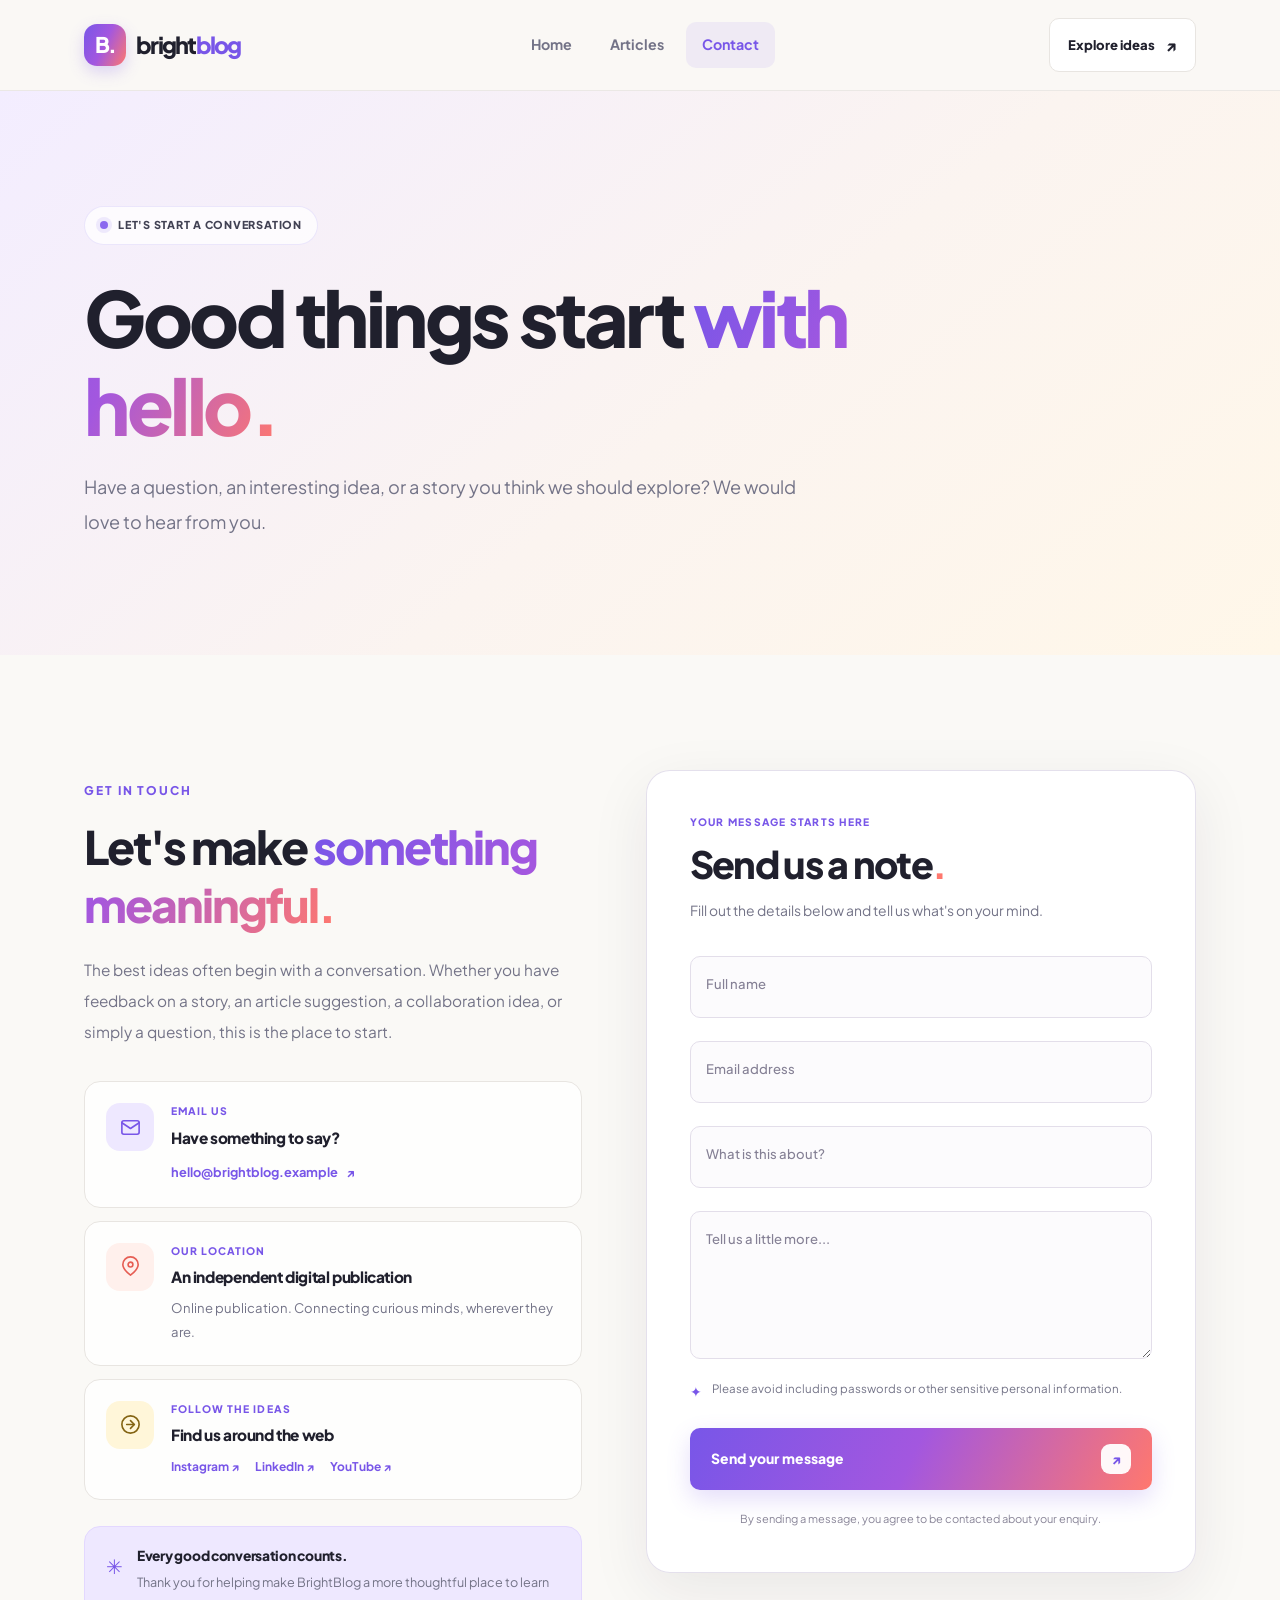
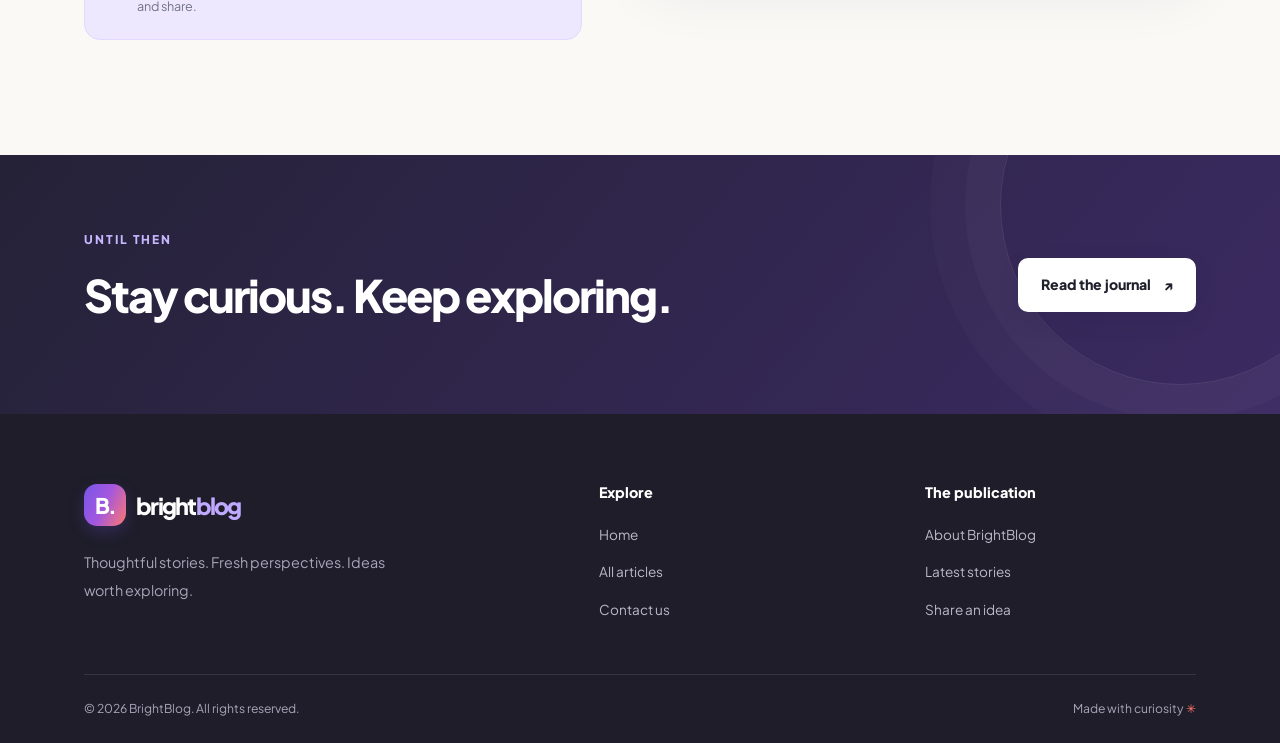
<file: contact.html>
<!DOCTYPE html>
<html lang="en">
<head>
    <meta charset="UTF-8">
    <meta name="viewport" content="width=device-width, initial-scale=1.0">

    <meta name="description"
          content="Contact BrightBlog with questions, feedback, collaborations, or suggestions for future articles.">

    <meta name="theme-color" content="#faf9f6">

    <title>Contact Us — BrightBlog</title>

    <link rel="preconnect" href="https://fonts.googleapis.com">
    <link rel="preconnect" href="https://fonts.gstatic.com" crossorigin>
    <link href="https://fonts.googleapis.com/css2?family=Plus+Jakarta+Sans:wght@400;500;600;700;800&display=swap"
          rel="stylesheet">

    <link rel="stylesheet" href="styles.css">
</head>

<body>

    <!-- Shared header -->
    <header class="site-header">
        <div class="container navbar">

            <a href="index.html" class="logo" aria-label="BrightBlog home">
                <span class="logo-mark">B.</span>
                <span>bright<span class="logo-light">blog</span></span>
            </a>

            <nav class="nav-links" aria-label="Main navigation">
                <a href="index.html" class="nav-link">Home</a>
                <a href="blog.html" class="nav-link">Articles</a>

                <a href="contact.html"
                   class="nav-link active"
                   aria-current="page">Contact</a>
            </nav>

            <a href="blog.html" class="header-cta">
                Explore ideas <span aria-hidden="true">↗</span>
            </a>

        </div>
    </header>


    <main>

        <!-- Contact page introduction -->
        <section class="contact-hero section-padding">
            <div class="container">

                <div class="update-badge">
                    <span class="status-dot"></span>
                    <span>LET'S START A CONVERSATION</span>
                </div>

                <h1 class="page-title">
                    Good things start
                    <span class="gradient-text">with hello.</span>
                </h1>

                <p class="page-description">
                    Have a question, an interesting idea, or a story
                    you think we should explore? We would love to
                    hear from you.
                </p>

            </div>
        </section>


        <!-- Premium two-column contact layout -->
        <section class="contact-section section-padding">
            <div class="container contact-layout">


                <!-- ======================================
                     LEFT COLUMN: CONTACT INFORMATION
                     ====================================== -->
                <div class="contact-info">

                    <p class="section-eyebrow">GET IN TOUCH</p>

                    <h2 class="contact-heading">
                        Let's make
                        <span class="gradient-text">something meaningful.</span>
                    </h2>

                    <p class="contact-intro">
                        The best ideas often begin with a conversation.
                        Whether you have feedback on a story, an
                        article suggestion, a collaboration idea, or
                        simply a question, this is the place to start.
                    </p>

                    <div class="contact-info-list">

                        <!-- Email contact card -->
                        <article class="contact-info-card">

                            <div class="contact-card-icon icon-purple"
                                 aria-hidden="true">
                                <svg viewBox="0 0 24 24"
                                     fill="none"
                                     stroke="currentColor"
                                     stroke-width="1.7"
                                     stroke-linecap="round"
                                     stroke-linejoin="round"
                                     aria-hidden="true">
                                    <rect x="3" y="5" width="18" height="14" rx="2"></rect>
                                    <path d="m3 7 9 6 9-6"></path>
                                </svg>
                            </div>

                            <div class="contact-card-body">
                                <p class="contact-card-label">EMAIL US</p>
                                <h3>Have something to say?</h3>

                                <a href="mailto:hello@brightblog.example"
                                   class="animated-underline">
                                    hello@brightblog.example
                                    <span aria-hidden="true">↗</span>
                                </a>
                            </div>

                        </article>


                        <!-- Location / availability card -->
                        <article class="contact-info-card">

                            <div class="contact-card-icon icon-coral"
                                 aria-hidden="true">
                                <svg viewBox="0 0 24 24"
                                     fill="none"
                                     stroke="currentColor"
                                     stroke-width="1.7"
                                     stroke-linecap="round"
                                     stroke-linejoin="round"
                                     aria-hidden="true">
                                    <path d="M20 10c0 5-8 11-8 11S4 15 4 10a8 8 0 1 1 16 0Z"></path>
                                    <circle cx="12" cy="10" r="2.5"></circle>
                                </svg>
                            </div>

                            <div class="contact-card-body">
                                <p class="contact-card-label">OUR LOCATION</p>
                                <h3>An independent digital publication</h3>
                                <p class="contact-card-description">
                                    Online publication. Connecting curious
                                    minds, wherever they are.
                                </p>
                            </div>

                        </article>


                        <!-- Social media card -->
                        <article class="contact-info-card">

                            <div class="contact-card-icon icon-yellow"
                                 aria-hidden="true">
                                <svg viewBox="0 0 24 24"
                                     fill="none"
                                     stroke="currentColor"
                                     stroke-width="1.7"
                                     stroke-linecap="round"
                                     stroke-linejoin="round"
                                     aria-hidden="true">
                                    <circle cx="12" cy="12" r="9"></circle>
                                    <path d="M8 12h8"></path>
                                    <path d="m12 8 4 4-4 4"></path>
                                </svg>
                            </div>

                            <div class="contact-card-body">
                                <p class="contact-card-label">FOLLOW THE IDEAS</p>
                                <h3>Find us around the web</h3>

                                <div class="social-links">
                                    <a href="https://www.instagram.com/"
                                       target="_blank"
                                       rel="noopener noreferrer"
                                       class="animated-underline">Instagram ↗</a>

                                    <a href="https://www.linkedin.com/"
                                       target="_blank"
                                       rel="noopener noreferrer"
                                       class="animated-underline">LinkedIn ↗</a>

                                    <a href="https://www.youtube.com/"
                                       target="_blank"
                                       rel="noopener noreferrer"
                                       class="animated-underline">YouTube ↗</a>
                                </div>
                            </div>

                        </article>

                    </div>


                    <!-- Friendly response note -->
                    <div class="response-note">
                        <span class="response-note-icon" aria-hidden="true">✳</span>

                        <div>
                            <h3>Every good conversation counts.</h3>
                            <p>
                                Thank you for helping make BrightBlog
                                a more thoughtful place to learn and share.
                            </p>
                        </div>
                    </div>

                </div>


                <!-- ======================================
                     RIGHT COLUMN: CONTACT FORM
                     ====================================== -->
                <div class="contact-form-card">

                    <div class="form-card-heading">
                        <span class="form-card-kicker">YOUR MESSAGE STARTS HERE</span>

                        <h2>Send us a note<span class="heading-period">.</span></h2>

                        <p>
                            Fill out the details below and tell us
                            what's on your mind.
                        </p>
                    </div>


                    <!-- Front-end form demonstration.
                         Connect a backend or form service to receive submissions. -->
                    <form class="contact-form"
                          action="#"
                          method="post">

                        <div class="floating-field">
                            <input
                                type="text"
                                id="full-name"
                                name="name"
                                placeholder=" "
                                autocomplete="name"
                                required>

                            <label for="full-name">Full name</label>
                        </div>


                        <div class="floating-field">
                            <input
                                type="email"
                                id="email-address"
                                name="email"
                                placeholder=" "
                                autocomplete="email"
                                required>

                            <label for="email-address">Email address</label>
                        </div>


                        <div class="floating-field">
                            <input
                                type="text"
                                id="message-subject"
                                name="subject"
                                placeholder=" "
                                required>

                            <label for="message-subject">What is this about?</label>
                        </div>


                        <div class="floating-field floating-textarea">
                            <textarea
                                id="message"
                                name="message"
                                placeholder=" "
                                rows="5"
                                required></textarea>

                            <label for="message">Tell us a little more...</label>
                        </div>


                        <div class="form-privacy-note">
                            <span aria-hidden="true">✦</span>
                            <p>
                                Please avoid including passwords or
                                other sensitive personal information.
                            </p>
                        </div>


                        <button type="submit" class="btn btn-submit">
                            <span>Send your message</span>
                            <span class="submit-arrow" aria-hidden="true">↗</span>
                        </button>


                        <p class="form-footer-note">
                            By sending a message, you agree to be contacted
                            about your enquiry.
                        </p>

                    </form>

                </div>

            </div>
        </section>


        <!-- Bottom contact banner -->
        <section class="contact-bottom">
            <div class="container contact-bottom-content">

                <div>
                    <p class="section-eyebrow">UNTIL THEN</p>
                    <h2>Stay curious. Keep exploring.</h2>
                </div>

                <a href="blog.html" class="btn btn-light">
                    Read the journal <span aria-hidden="true">↗</span>
                </a>

            </div>
        </section>

    </main>


    <!-- Shared footer -->
    <footer class="site-footer">
        <div class="container">

            <div class="footer-main">

                <div class="footer-brand">
                    <a href="index.html" class="logo logo-footer">
                        <span class="logo-mark">B.</span>
                        <span>bright<span class="logo-light">blog</span></span>
                    </a>

                    <p>
                        Thoughtful stories. Fresh perspectives.
                        Ideas worth exploring.
                    </p>
                </div>

                <div class="footer-column">
                    <h2>Explore</h2>
                    <a href="index.html">Home</a>
                    <a href="blog.html">All articles</a>
                    <a href="contact.html">Contact us</a>
                </div>

                <div class="footer-column">
                    <h2>The publication</h2>
                    <a href="index.html#about">About BrightBlog</a>
                    <a href="blog.html">Latest stories</a>
                    <a href="contact.html">Share an idea</a>
                </div>

            </div>

            <div class="footer-bottom">
                <p>&copy; 2026 BrightBlog. All rights reserved.</p>
                <p>Made with curiosity <span aria-hidden="true">✳</span></p>
            </div>

        </div>
    </footer>

</body>
</html>
</file>
<file: styles.css>
/* ============================================================
   BRIGHTBLOG — PREMIUM EDITORIAL DESIGN SYSTEM
   Pure CSS | One shared stylesheet | Responsive layouts
   ============================================================ */


/* ============================================================
   01. DESIGN TOKENS
   Edit these variables to customize the entire website.
   ============================================================ */

:root {
    /* Brand palette */
    --color-ink: #20202d;
    --color-ink-soft: #414153;
    --color-muted: #737387;

    --color-white: #ffffff;
    --color-paper: #faf9f6;
    --color-surface: #f2f0ed;
    --color-border: #e8e5e1;

    --color-purple: #7856e8;
    --color-purple-dark: #603bd1;
    --color-purple-light: #eee8ff;

    --color-coral: #ff786e;
    --color-coral-light: #fff0ec;

    --color-yellow: #f4c95d;

    /* Gradient accents */
    --gradient-brand: linear-gradient(
        115deg,
        #7856e8 0%,
        #a357df 48%,
        #ff786e 100%
    );

    --gradient-hero: linear-gradient(
        140deg,
        #f3edff 0%,
        #fbf4f0 55%,
        #fff7e9 100%
    );

    --gradient-dark: linear-gradient(
        130deg,
        #252237 0%,
        #3b2a62 100%
    );

    /* Typography */
    --font-main: "Plus Jakarta Sans", Arial, sans-serif;

    --text-xs: 0.75rem;
    --text-sm: 0.875rem;
    --text-base: 1rem;
    --text-lg: 1.125rem;

    /* Layout */
    --container-width: 1200px;
    --page-gutter: clamp(20px, 5vw, 44px);

    /* Rounded corners */
    --radius-sm: 10px;
    --radius-md: 16px;
    --radius-lg: 24px;
    --radius-xl: 32px;

    /* Shadows */
    --shadow-soft: 0 8px 30px rgba(32, 32, 45, 0.05);

    --shadow-card: 0 12px 36px rgba(32, 32, 45, 0.07);

    --shadow-card-hover: 0 20px 48px rgba(55, 38, 91, 0.13);

    --shadow-focus: 0 0 0 4px rgba(120, 86, 232, 0.13);

    /* Motion */
    --transition-fast: 180ms ease;
    --transition-medium: 300ms ease;
}


/* ============================================================
   02. RESET AND GLOBAL STYLES
   Consistent box sizing and protection against overflow.
   ============================================================ */

*,
*::before,
*::after {
    box-sizing: border-box;
}

html {
    scroll-behavior: smooth;
    scroll-padding-top: 100px;
}

body {
    margin: 0;
    min-height: 100vh;

    font-family: var(--font-main);
    font-size: var(--text-base);
    font-weight: 400;
    line-height: 1.8;

    color: var(--color-ink-soft);
    background: var(--color-paper);

    -webkit-font-smoothing: antialiased;
    text-rendering: optimizeLegibility;

    overflow-wrap: anywhere;

    /* Guard against accidental viewport overflow */
    overflow-x: hidden;
}

img,
svg {
    display: block;
    max-width: 100%;
}

img {
    height: auto;
}

a {
    color: inherit;
    text-decoration: none;
}

button,
input,
textarea {
    font: inherit;
}

button,
a,
input,
textarea {
    -webkit-tap-highlight-color: transparent;
}

button {
    cursor: pointer;
}

h1,
h2,
h3,
p {
    margin-top: 0;
}

h1,
h2,
h3 {
    color: var(--color-ink);
    font-weight: 800;
    line-height: 1.2;
    letter-spacing: -0.045em;
}

h1 {
    font-size: clamp(2.6rem, 5.5vw, 5rem);
}

h2 {
    font-size: clamp(1.75rem, 3vw, 2.7rem);
}

h3 {
    font-size: 1.15rem;
}

p {
    overflow-wrap: anywhere;
}

::selection {
    color: var(--color-ink);
    background: #e5dbff;
}

/* Accessible keyboard focus */
a:focus-visible,
button:focus-visible,
input:focus-visible,
textarea:focus-visible {
    outline: 3px solid var(--color-purple);
    outline-offset: 4px;
}


/* ============================================================
   03. REUSABLE LAYOUT UTILITIES
   Shared container and section spacing.
   ============================================================ */

.container {
    width: 100%;
    max-width: var(--container-width);
    min-width: 0;
    margin-inline: auto;
    padding-inline: var(--page-gutter);
}

.section-padding {
    padding-block: clamp(76px, 9vw, 124px);
}

.muted-heading {
    color: var(--color-muted);
}

.gradient-text {
    display: inline;
    color: var(--color-purple);
    background: var(--gradient-brand);
    background-clip: text;
    -webkit-background-clip: text;
    -webkit-text-fill-color: transparent;
}

.heading-period {
    color: var(--color-coral);
}

.section-eyebrow {
    margin-bottom: 18px;

    color: var(--color-purple);
    font-size: var(--text-xs);
    font-weight: 800;

    line-height: 1.5;
    letter-spacing: 0.16em;
    text-transform: uppercase;
}

.section-intro {
    max-width: 740px;
    margin-bottom: 0;

    color: var(--color-muted);
    font-size: clamp(1rem, 1.5vw, 1.1rem);
    line-height: 1.95;
}


/* ============================================================
   04. SHARED HEADER
   Logo, primary navigation, and call-to-action link.
   ============================================================ */

.site-header {
    position: relative;
    z-index: 10;

    background: rgba(250, 249, 246, 0.92);
    border-bottom: 1px solid rgba(232, 229, 225, 0.8);
}

.navbar {
    min-height: 90px;

    display: flex;
    justify-content: space-between;
    align-items: center;
    gap: 28px;
}

.logo {
    display: inline-flex;
    align-items: center;
    gap: 10px;

    flex-shrink: 0;

    color: var(--color-ink);
    font-size: 1.45rem;
    font-weight: 800;
    line-height: 1;

    letter-spacing: -0.075em;
}

.logo-mark {
    width: 42px;
    height: 42px;

    display: inline-flex;
    align-items: center;
    justify-content: center;

    color: var(--color-white);
    background: var(--gradient-brand);

    border-radius: 13px;

    font-size: 1.35rem;
    letter-spacing: -0.08em;

    box-shadow: 0 6px 16px rgba(120, 86, 232, 0.23);
}

.logo-light {
    color: var(--color-purple);
}

.nav-links {
    display: flex;
    justify-content: center;
    align-items: center;
    flex-wrap: wrap;
    gap: 6px;
}

.nav-link {
    position: relative;

    padding: 10px 16px;

    color: var(--color-muted);
    font-size: 0.89rem;
    font-weight: 700;

    border-radius: var(--radius-sm);

    transition:
        background-color var(--transition-fast),
        color var(--transition-fast);
}

.nav-link:hover {
    color: var(--color-purple);
    background: var(--color-purple-light);
}

.nav-link.active {
    color: var(--color-purple);
    background: rgba(120, 86, 232, 0.09);
}

.header-cta {
    display: inline-flex;
    align-items: center;
    justify-content: center;
    gap: 10px;

    flex-shrink: 0;

    padding: 12px 18px;

    border: 1px solid var(--color-border);
    border-radius: var(--radius-sm);

    color: var(--color-ink);
    background: var(--color-white);

    font-size: 0.82rem;
    font-weight: 800;

    transition:
        color var(--transition-fast),
        background var(--transition-fast),
        border-color var(--transition-fast),
        transform var(--transition-fast);
}

.header-cta:hover {
    color: var(--color-white);
    background: var(--color-ink);
    border-color: var(--color-ink);
    transform: translateY(-2px);
}

.header-cta span {
    font-size: 1rem;
}


/* ============================================================
   05. REUSABLE BADGES
   Used for the edition badge and article categories.
   ============================================================ */

.update-badge {
    display: inline-flex;
    align-items: center;
    justify-content: flex-start;
    flex-wrap: wrap;
    gap: 10px;

    max-width: 100%;
    width: fit-content;

    padding: 10px 15px;

    color: var(--color-ink-soft);
    background: rgba(255, 255, 255, 0.75);

    border: 1px solid rgba(120, 86, 232, 0.13);
    border-radius: 100px;

    font-size: 0.68rem;
    font-weight: 800;
    line-height: 1.5;
    letter-spacing: 0.07em;
}

.status-dot {
    width: 8px;
    height: 8px;

    flex-shrink: 0;

    background: #8b68ef;
    border-radius: 50%;

    box-shadow: 0 0 0 4px rgba(120, 86, 232, 0.11);
}

.badge-divider {
    color: #c0b6d8;
}


/* ============================================================
   06. BUTTON SYSTEM
   Primary, secondary, and light-background buttons.
   ============================================================ */

.btn {
    display: inline-flex;
    align-items: center;
    justify-content: center;
    gap: 12px;

    max-width: 100%;
    min-height: 54px;

    padding: 14px 22px;

    border: 1px solid transparent;
    border-radius: var(--radius-sm);

    font-family: var(--font-main);
    font-size: 0.88rem;
    font-weight: 800;

    line-height: 1.4;
    text-align: center;

    transition:
        transform var(--transition-medium),
        background var(--transition-medium),
        color var(--transition-medium),
        border-color var(--transition-medium),
        box-shadow var(--transition-medium);
}

.btn-primary {
    color: var(--color-white);
    background: var(--gradient-brand);

    box-shadow: 0 8px 20px rgba(120, 86, 232, 0.18);
}

.btn-primary:hover {
    color: var(--color-white);
    box-shadow: 0 13px 28px rgba(120, 86, 232, 0.28);
    transform: translateY(-3px);
}

.btn-secondary {
    color: var(--color-ink);
    background: rgba(255, 255, 255, 0.68);

    border-color: #dcd5e8;
}

.btn-secondary:hover {
    color: var(--color-purple);
    background: var(--color-white);
    border-color: var(--color-purple);
    transform: translateY(-3px);
}

.btn-light {
    color: var(--color-ink);
    background: var(--color-white);
    border-color: rgba(255, 255, 255, 0.8);

    box-shadow: 0 8px 24px rgba(30, 20, 55, 0.08);
}

.btn-light:hover {
    color: var(--color-purple);
    transform: translateY(-3px);
    box-shadow: 0 12px 30px rgba(30, 20, 55, 0.16);
}

.btn > span {
    transition: transform var(--transition-medium);
}

.btn:hover > span:last-child {
    transform: translate(2px, -2px);
}


/* ============================================================
   07. HOME HERO
   A high-impact split-screen headline and feature visual.
   ============================================================ */

.hero {
    position: relative;
    isolation: isolate;

    background: var(--gradient-hero);
    overflow: hidden;
}

.hero-layout {
    display: grid;
    grid-template-columns: minmax(0, 1.05fr) minmax(0, 0.95fr);
    align-items: center;

    gap: clamp(42px, 6vw, 84px);
}

.hero-copy {
    position: relative;
    z-index: 2;
    min-width: 0;
}

.hero-title {
    margin: 30px 0 24px;

    font-size: clamp(3.1rem, 5.6vw, 5.2rem);
    line-height: 1.07;
    letter-spacing: -0.075em;
}

.hero-description {
    max-width: 570px;
    margin-bottom: 32px;

    color: var(--color-muted);

    font-size: clamp(1rem, 1.4vw, 1.09rem);
    line-height: 1.95;
}

.hero-actions {
    display: flex;
    align-items: center;
    flex-wrap: wrap;
    gap: 13px;
}

.hero-note {
    display: flex;
    align-items: center;
    gap: 12px;

    margin-top: 38px;
}

.hero-note-icon {
    width: 35px;
    height: 35px;

    display: flex;
    justify-content: center;
    align-items: center;

    flex-shrink: 0;

    color: var(--color-purple);
    background: var(--color-white);

    border: 1px solid rgba(120, 86, 232, 0.1);
    border-radius: 50%;
}

.hero-note p {
    margin-bottom: 0;

    color: var(--color-muted);
    font-size: 0.78rem;
    line-height: 1.8;
}

.hero-note strong {
    color: var(--color-ink-soft);
}


/* Hero image and layered effects */

.hero-visual {
    position: relative;
    min-width: 0;
    padding: 12px;
}

.hero-image-frame {
    position: relative;
    isolation: isolate;

    min-height: 520px;
    aspect-ratio: 0.85;

    overflow: hidden;

    background: #dcd6e4;
    border: 7px solid rgba(255, 255, 255, 0.7);
    border-radius: var(--radius-xl);

    box-shadow: 0 24px 70px rgba(48, 35, 73, 0.16);
}

.hero-image {
    position: absolute;
    inset: 0;

    width: 100%;
    height: 100%;

    object-fit: cover;

    transition: transform 700ms ease;
}

.hero-image-frame:hover .hero-image {
    transform: scale(1.045);
}

.image-shade {
    position: absolute;
    inset: 0;
    z-index: 1;

    background: linear-gradient(
        to top,
        rgba(26, 21, 42, 0.86) 0%,
        rgba(26, 21, 42, 0.32) 38%,
        rgba(26, 21, 42, 0.02) 72%
    );
}

.image-caption {
    position: absolute;
    z-index: 2;

    right: 28px;
    bottom: 30px;
    left: 28px;

    color: var(--color-white);
}

.caption-kicker {
    display: block;
    margin-bottom: 14px;

    color: #e3d9ff;

    font-size: 0.65rem;
    font-weight: 800;
    letter-spacing: 0.15em;
}

.image-caption h2 {
    max-width: 420px;
    margin-bottom: 20px;

    color: var(--color-white);

    font-size: clamp(1.6rem, 2.5vw, 2.3rem);
    line-height: 1.25;
    letter-spacing: -0.045em;
}

.caption-link {
    display: inline-flex;
    align-items: center;
    gap: 12px;

    padding-bottom: 5px;

    color: var(--color-white);
    border-bottom: 1px solid rgba(255, 255, 255, 0.55);

    font-size: 0.82rem;
    font-weight: 700;
}

.caption-link span {
    transition: transform var(--transition-medium);
}

.caption-link:hover span {
    transform: translateX(5px);
}


/* Floating white note */

.floating-note {
    position: absolute;
    z-index: 3;

    top: 70px;
    left: -32px;

    display: flex;
    align-items: center;
    gap: 13px;

    max-width: calc(100% - 24px);
    padding: 17px 20px;

    background: rgba(255, 255, 255, 0.92);
    border: 1px solid rgba(255, 255, 255, 0.8);
    border-radius: 17px;

    box-shadow: 0 14px 36px rgba(32, 32, 45, 0.12);

    backdrop-filter: blur(12px);
    -webkit-backdrop-filter: blur(12px);
}

.floating-note-icon {
    width: 40px;
    height: 40px;

    display: flex;
    align-items: center;
    justify-content: center;

    flex-shrink: 0;

    color: var(--color-purple);
    background: var(--color-purple-light);
    border-radius: 12px;

    font-size: 1.2rem;
}

.floating-note-title {
    margin-bottom: 3px;

    color: var(--color-ink);
    font-size: 0.76rem;
    font-weight: 800;
    line-height: 1.5;
}

.floating-note-text {
    margin-bottom: 0;

    color: var(--color-muted);
    font-size: 0.69rem;
    line-height: 1.5;
}


/* Decorative rings */

.visual-decoration {
    position: absolute;
    z-index: -1;

    border: 1px solid rgba(120, 86, 232, 0.15);
    border-radius: 50%;

    pointer-events: none;
}

.visual-decoration-one {
    top: -28px;
    right: -36px;

    width: 145px;
    height: 145px;
}

.visual-decoration-two {
    right: -22px;
    bottom: -24px;

    width: 100px;
    height: 100px;

    background: rgba(255, 120, 110, 0.11);
    border-color: transparent;
}


/* ============================================================
   08. ABOUT SECTION AND BENEFITS
   Three substantial editorial feature cards.
   ============================================================ */

.about-section {
    background: var(--color-paper);
}

.section-heading {
    max-width: 850px;
    margin-bottom: 55px;
}

.section-heading h2 {
    margin-bottom: 22px;

    font-size: clamp(2rem, 4vw, 3.4rem);
    line-height: 1.25;
}

.benefits-grid {
    display: grid;
    grid-template-columns: repeat(3, minmax(0, 1fr));
    gap: 22px;
}

.benefit-card {
    display: flex;
    flex-direction: column;
    align-items: flex-start;

    min-width: 0;
    min-height: 290px;

    padding: 30px;

    background: var(--color-white);
    border: 1px solid var(--color-border);
    border-radius: var(--radius-lg);

    box-shadow: var(--shadow-soft);

    transition:
        transform var(--transition-medium),
        border-color var(--transition-medium),
        box-shadow var(--transition-medium);
}

.benefit-card:hover {
    transform: translateY(-6px);
    border-color: #d9cdf7;
    box-shadow: var(--shadow-card-hover);
}

.benefit-topline {
    width: 100%;

    display: flex;
    justify-content: space-between;
    align-items: center;

    margin-bottom: 26px;
}

.benefit-icon {
    width: 54px;
    height: 54px;

    display: flex;
    align-items: center;
    justify-content: center;

    border-radius: 17px;

    font-size: 1.5rem;
}

.icon-purple {
    color: var(--color-purple);
    background: var(--color-purple-light);
}

.icon-coral {
    color: #e65e54;
    background: var(--color-coral-light);
}

.icon-yellow {
    color: #836312;
    background: #fff6d9;
}

.benefit-number {
    color: #c3bdc9;

    font-size: 0.77rem;
    font-weight: 800;
    letter-spacing: 0.08em;
}

.benefit-card h3 {
    margin-bottom: 12px;
    font-size: 1.2rem;
}

.benefit-card > p {
    margin-bottom: 25px;

    color: var(--color-muted);
    font-size: 0.91rem;
    line-height: 1.9;
}

.text-link {
    display: inline-flex;
    align-items: center;
    gap: 10px;

    margin-top: auto;

    color: var(--color-purple);

    font-size: 0.82rem;
    font-weight: 800;
}

.text-link span {
    transition: transform var(--transition-medium);
}

.text-link:hover span {
    transform: translateX(5px);
}


/* ============================================================
   09. SHARED DARK CTA STRIP
   Used on home and contact pages.
   ============================================================ */

.featured-strip,
.contact-bottom {
    position: relative;
    isolation: isolate;
    overflow: hidden;

    color: var(--color-white);
    background: var(--gradient-dark);
}

.featured-strip::after,
.contact-bottom::after {
    content: "";

    position: absolute;
    z-index: -1;

    top: -130px;
    right: -80px;

    width: 360px;
    height: 360px;

    border: 1px solid rgba(255, 255, 255, 0.1);
    border-radius: 50%;

    box-shadow:
        0 0 0 35px rgba(255, 255, 255, 0.025),
        0 0 0 70px rgba(255, 255, 255, 0.02);
}

.featured-strip-content,
.contact-bottom-content {
    display: flex;
    align-items: center;
    justify-content: space-between;
    gap: 30px;

    padding-block: 76px;
}

.featured-strip .section-eyebrow,
.contact-bottom .section-eyebrow {
    color: #c7b7ff;
}

.featured-strip h2,
.contact-bottom h2 {
    max-width: 720px;
    margin-bottom: 15px;

    color: var(--color-white);

    font-size: clamp(1.9rem, 3.5vw, 3rem);
    line-height: 1.25;
}

.featured-strip-content > div > p:last-child {
    max-width: 570px;
    margin-bottom: 0;
    color: #d0cbdc;
    font-size: 0.95rem;
}

.featured-strip .btn,
.contact-bottom .btn {
    flex-shrink: 0;
}


/* ============================================================
   10. SHARED FOOTER
   Consistent footer used on every HTML page.
   ============================================================ */

.site-footer {
    padding-top: 70px;

    color: #bcb9ca;
    background: #1e1d29;
}

.footer-main {
    display: grid;
    grid-template-columns: 1.7fr 1fr 1fr;
    gap: 55px;

    padding-bottom: 52px;
}

.logo-footer {
    color: var(--color-white);
}

.logo-footer .logo-light {
    color: #c0aaff;
}

.footer-brand p {
    max-width: 330px;
    margin-top: 23px;
    margin-bottom: 0;

    color: #a9a5ba;

    font-size: 0.9rem;
    line-height: 1.9;
}

.footer-column {
    display: flex;
    flex-direction: column;
    align-items: flex-start;
    gap: 13px;
}

.footer-column h2 {
    margin-bottom: 8px;

    color: var(--color-white);
    font-size: 0.9rem;

    letter-spacing: 0;
}

.footer-column a {
    color: #bcb9ca;
    font-size: 0.85rem;

    transition: color var(--transition-fast);
}

.footer-column a:hover {
    color: #cbbaff;
}

.footer-bottom {
    display: flex;
    justify-content: space-between;
    align-items: center;
    flex-wrap: wrap;
    gap: 15px;

    padding-block: 23px;

    border-top: 1px solid rgba(255, 255, 255, 0.1);
}

.footer-bottom p {
    margin-bottom: 0;
    color: #a9a5ba;
    font-size: 0.76rem;
}

.footer-bottom span {
    color: var(--color-coral);
}


/* ============================================================
   11. BLOG PAGE INTRODUCTION
   ============================================================ */

.blog-hero {
    position: relative;
    isolation: isolate;
    overflow: hidden;

    background: var(--gradient-hero);
}

.blog-hero::after {
    content: "";

    position: absolute;
    z-index: -1;

    right: 5%;
    top: 10%;

    width: 250px;
    height: 250px;

    border: 1px solid rgba(120, 86, 232, 0.12);
    border-radius: 50%;

    box-shadow:
        0 0 0 30px rgba(120, 86, 232, 0.035),
        0 0 0 60px rgba(120, 86, 232, 0.025);
}

.blog-hero-content {
    position: relative;
    z-index: 1;

    display: flex;
    flex-direction: column;
    align-items: flex-start;
}

.blog-hero .page-title {
    max-width: 960px;
    margin-block: 28px 24px;

    font-size: clamp(2.8rem, 6vw, 5.3rem);
    line-height: 1.13;
}

.page-description {
    max-width: 720px;
    margin-bottom: 30px;

    color: var(--color-muted);

    font-size: clamp(1rem, 1.5vw, 1.13rem);
    line-height: 1.95;
}

.blog-meta-line {
    display: flex;
    align-items: center;
    flex-wrap: wrap;
    gap: 13px;

    color: var(--color-muted);

    font-size: 0.67rem;
    font-weight: 800;
    line-height: 1.7;
    letter-spacing: 0.08em;
}

.meta-dot {
    width: 4px;
    height: 4px;

    flex-shrink: 0;

    background: var(--color-coral);
    border-radius: 50%;
}


/* ============================================================
   12. BLOG SECTION AND ARTICLE GRID
   Premium glass-inspired white cards with large 16:9 images.
   ============================================================ */

.blog-section {
    background: var(--color-paper);
}

.content-heading {
    display: flex;
    justify-content: space-between;
    align-items: flex-end;
    gap: 25px;

    margin-bottom: 40px;
}

.content-heading h2 {
    margin-bottom: 0;

    font-size: clamp(1.85rem, 3.7vw, 2.8rem);
}

.content-heading-note {
    max-width: 300px;
    margin-bottom: 5px;

    color: var(--color-muted);
    font-size: 0.86rem;
    text-align: right;
}


/* Two-column layout on desktop */

.blog-grid {
    display: grid;
    grid-template-columns: repeat(2, minmax(0, 1fr));
    align-items: stretch;
    gap: 30px;
}

.blog-card {
    display: flex;
    flex-direction: column;

    min-width: 0;
    overflow: hidden;

    background: rgba(255, 255, 255, 0.91);

    border: 1px solid rgba(225, 220, 232, 0.9);
    border-radius: var(--radius-lg);

    box-shadow: var(--shadow-soft);

    transition:
        transform var(--transition-medium),
        border-color var(--transition-medium),
        box-shadow var(--transition-medium);
}

.blog-card:hover {
    transform: translateY(-6px);
    border-color: rgba(120, 86, 232, 0.28);
    box-shadow: var(--shadow-card-hover);
}

.card-image-link {
    display: block;
    min-width: 0;
}

.card-image-wrap {
    position: relative;
    isolation: isolate;

    aspect-ratio: 16 / 9;
    overflow: hidden;

    background: #e8e3ed;
}

.card-image {
    width: 100%;
    height: 100%;

    aspect-ratio: 16 / 9;
    object-fit: cover;

    transition: transform 600ms ease;
}

.blog-card:hover .card-image {
    transform: scale(1.045);
}

.image-overlay-label {
    position: absolute;
    z-index: 1;

    top: 18px;
    left: 18px;

    padding: 8px 11px;

    color: var(--color-white);
    background: rgba(35, 30, 48, 0.78);

    border: 1px solid rgba(255, 255, 255, 0.25);
    border-radius: 7px;

    font-size: 0.61rem;
    font-weight: 800;
    letter-spacing: 0.1em;

    backdrop-filter: blur(8px);
    -webkit-backdrop-filter: blur(8px);
}

.card-content {
    display: flex;
    flex-direction: column;
    flex: 1;

    min-width: 0;
    padding: clamp(22px, 3vw, 32px);
}

.card-meta {
    display: flex;
    align-items: center;
    flex-wrap: wrap;
    gap: 12px;

    margin-bottom: 18px;
}

.card-meta time {
    color: #858196;

    font-size: 0.67rem;
    font-weight: 800;
    letter-spacing: 0.075em;
}

.category-badge {
    display: inline-flex;
    align-items: center;

    padding: 6px 10px;

    border: 1px solid transparent;
    border-radius: 6px;

    font-size: 0.62rem;
    font-weight: 800;
    line-height: 1.4;
    letter-spacing: 0.08em;
}

.category-tech {
    color: #6541d1;
    background: #efe9ff;
    border-color: #e4d9ff;
}

.category-design {
    color: #be554c;
    background: #fff0ec;
    border-color: #ffddd5;
}

.category-coding {
    color: #266f80;
    background: #e6f7f8;
    border-color: #c9edef;
}

.category-growth {
    color: #826315;
    background: #fff6d9;
    border-color: #f6e8ae;
}

.card-title {
    margin-bottom: 14px;

    font-size: clamp(1.25rem, 2vw, 1.65rem);
    line-height: 1.4;
    letter-spacing: -0.04em;
}

.card-title a {
    color: var(--color-ink);

    transition: color var(--transition-fast);
}

.card-title a:hover {
    color: var(--color-purple);
}

.card-excerpt {
    margin-bottom: 24px;

    color: var(--color-muted);

    font-size: 0.9rem;
    line-height: 1.9;
}

.read-more {
    display: inline-flex;
    align-items: center;
    align-self: flex-start;
    gap: 10px;

    margin-top: auto;
    padding-block: 4px;

    color: var(--color-purple);

    font-size: 0.83rem;
    font-weight: 800;
}

.read-more .arrow {
    display: inline-block;
    font-size: 1.1rem;

    transition: transform var(--transition-medium);
}

.read-more:hover .arrow {
    transform: translateX(6px);
}

.read-more:hover {
    color: var(--color-purple-dark);
}


/* Bottom prompt below the article collection */

.blog-bottom-cta {
    display: flex;
    align-items: center;
    gap: 20px;

    margin-top: 52px;
    padding: 28px 32px;

    background: #f1edfa;
    border: 1px solid #e4dcf5;
    border-radius: var(--radius-lg);
}

.cta-symbol {
    width: 54px;
    height: 54px;

    display: flex;
    align-items: center;
    justify-content: center;

    flex-shrink: 0;

    color: var(--color-purple);
    background: var(--color-white);
    border-radius: 16px;

    font-size: 1.5rem;
}

.blog-bottom-copy {
    flex: 1;
    min-width: 0;
}

.blog-bottom-copy h2 {
    margin-bottom: 6px;
    font-size: 1.13rem;
    letter-spacing: -0.03em;
}

.blog-bottom-copy p {
    margin-bottom: 0;
    color: var(--color-muted);
    font-size: 0.85rem;
}

.blog-bottom-cta .btn {
    flex-shrink: 0;
}


/* ============================================================
   13. CONTACT PAGE HERO
   ============================================================ */

.contact-hero {
    background: var(--gradient-hero);
}

.contact-hero .container {
    display: flex;
    flex-direction: column;
    align-items: flex-start;
}

.contact-hero .page-title {
    max-width: 880px;
    margin-block: 28px 20px;

    font-size: clamp(2.8rem, 6vw, 5rem);
    line-height: 1.15;
}

.contact-hero .page-description {
    margin-bottom: 0;
}


/* ============================================================
   14. CONTACT PAGE TWO-COLUMN LAYOUT
   Rich information left; premium form on the right.
   ============================================================ */

.contact-section {
    background: var(--color-paper);
}

.contact-layout {
    display: grid;
    grid-template-columns: minmax(0, 0.95fr) minmax(0, 1.05fr);
    align-items: start;

    gap: clamp(35px, 5vw, 68px);
}

.contact-info {
    min-width: 0;
    padding-top: 12px;
}

.contact-heading {
    max-width: 520px;
    margin-bottom: 22px;

    font-size: clamp(2rem, 3.6vw, 3.2rem);
    line-height: 1.25;
}

.contact-intro {
    max-width: 540px;
    margin-bottom: 34px;

    color: var(--color-muted);
    font-size: 0.96rem;
    line-height: 2;
}

.contact-info-list {
    display: flex;
    flex-direction: column;
    gap: 13px;
}

.contact-info-card {
    display: flex;
    align-items: flex-start;
    gap: 17px;

    min-width: 0;
    padding: 21px;

    background: rgba(255, 255, 255, 0.8);
    border: 1px solid var(--color-border);
    border-radius: var(--radius-md);

    transition:
        transform var(--transition-medium),
        border-color var(--transition-medium),
        box-shadow var(--transition-medium);
}

.contact-info-card:hover {
    transform: translateX(4px);
    border-color: #d9cef5;
    box-shadow: var(--shadow-soft);
}

.contact-card-icon {
    width: 48px;
    height: 48px;

    display: flex;
    align-items: center;
    justify-content: center;

    flex-shrink: 0;

    border-radius: 14px;
}

.contact-card-icon svg {
    width: 23px;
    height: 23px;
}

.contact-card-body {
    flex: 1;
    min-width: 0;
}

.contact-card-label {
    margin-bottom: 7px;

    color: var(--color-purple);

    font-size: 0.65rem;
    font-weight: 800;
    line-height: 1.5;
    letter-spacing: 0.1em;
}

.contact-card-body h3 {
    margin-bottom: 8px;

    font-size: 0.96rem;
    line-height: 1.5;
    letter-spacing: -0.025em;
}

.contact-card-description {
    margin-bottom: 0;

    color: var(--color-muted);

    font-size: 0.82rem;
    line-height: 1.8;
}


/* Animated underline for contact and social links */

.animated-underline {
    position: relative;

    display: inline-flex;
    align-items: center;
    flex-wrap: wrap;
    gap: 8px;

    max-width: 100%;

    color: var(--color-purple);
    font-size: 0.8rem;
    font-weight: 700;

    overflow-wrap: anywhere;
}

.animated-underline::after {
    content: "";

    position: absolute;
    bottom: -4px;
    left: 0;

    width: 100%;
    height: 1px;

    background: var(--color-purple);

    transform: scaleX(0);
    transform-origin: left;

    transition: transform var(--transition-medium);
}

.animated-underline:hover::after {
    transform: scaleX(1);
}

.animated-underline span {
    transition: transform var(--transition-medium);
}

.animated-underline:hover span {
    transform: translate(2px, -2px);
}

.social-links {
    display: flex;
    align-items: center;
    flex-wrap: wrap;
    gap: 16px;

    padding-top: 2px;
}

.social-links a {
    font-size: 0.75rem;
}


/* Reassuring contact note */

.response-note {
    display: flex;
    align-items: flex-start;
    gap: 14px;

    margin-top: 26px;
    padding: 21px;

    background: var(--color-purple-light);
    border: 1px solid #e3d8ff;
    border-radius: var(--radius-md);
}

.response-note-icon {
    flex-shrink: 0;

    color: var(--color-purple);
    font-size: 1.25rem;
}

.response-note h3 {
    margin-bottom: 7px;
    font-size: 0.86rem;
    letter-spacing: -0.02em;
}

.response-note p {
    margin-bottom: 0;

    color: var(--color-muted);
    font-size: 0.79rem;
    line-height: 1.85;
}


/* ============================================================
   15. CONTACT FORM CARD
   Elevated white card with custom floating labels.
   ============================================================ */

.contact-form-card {
    position: relative;
    min-width: 0;

    padding: clamp(25px, 4vw, 43px);

    background: rgba(255, 255, 255, 0.95);

    border: 1px solid rgba(226, 221, 234, 0.9);
    border-radius: var(--radius-lg);

    box-shadow: 0 18px 60px rgba(35, 26, 56, 0.08);
}

.form-card-heading {
    margin-bottom: 32px;
}

.form-card-kicker {
    display: block;
    margin-bottom: 12px;

    color: var(--color-purple);

    font-size: 0.64rem;
    font-weight: 800;
    line-height: 1.5;
    letter-spacing: 0.12em;
}

.form-card-heading h2 {
    margin-bottom: 12px;
    font-size: clamp(1.75rem, 3vw, 2.35rem);
}

.form-card-heading p {
    margin-bottom: 0;

    color: var(--color-muted);
    font-size: 0.87rem;
    line-height: 1.85;
}

.contact-form {
    display: flex;
    flex-direction: column;
    gap: 23px;
    min-width: 0;
}


/* Floating input wrappers */

.floating-field {
    position: relative;
    min-width: 0;
}

.floating-field input,
.floating-field textarea {
    display: block;

    width: 100%;
    min-width: 0;
    max-width: 100%;

    padding: 25px 16px 11px;

    color: var(--color-ink);
    background: #fcfbfd;

    border: 1px solid #e3deea;
    border-radius: var(--radius-sm);

    font-size: 0.86rem;
    line-height: 1.6;

    outline: none;

    transition:
        border-color var(--transition-medium),
        background-color var(--transition-medium),
        box-shadow var(--transition-medium);
}

.floating-field input {
    min-height: 62px;
}

.floating-field textarea {
    min-height: 145px;
    resize: vertical;
}

.floating-field input::placeholder,
.floating-field textarea::placeholder {
    color: transparent;
}


/* Labels sit inside an empty field and float on focus/value */

.floating-field label {
    position: absolute;
    top: 19px;
    left: 16px;

    max-width: calc(100% - 32px);

    color: #858095;
    font-size: 0.82rem;
    font-weight: 500;
    line-height: 1.4;

    pointer-events: none;

    transform-origin: left top;

    transition:
        top var(--transition-fast),
        color var(--transition-fast),
        font-size var(--transition-fast);
}

/* Float labels for focused inputs or fields containing text */
.floating-field input:focus + label,
.floating-field input:not(:placeholder-shown) + label,
.floating-field textarea:focus + label,
.floating-field textarea:not(:placeholder-shown) + label {
    top: 8px;

    color: var(--color-purple);
    font-size: 0.66rem;
    font-weight: 800;
}


/* Glowing focus state */

.floating-field input:focus,
.floating-field textarea:focus {
    background: var(--color-white);
    border-color: var(--color-purple);

    box-shadow: var(--shadow-focus);
}


/* Privacy information */

.form-privacy-note {
    display: flex;
    align-items: flex-start;
    gap: 10px;

    margin-top: -3px;
}

.form-privacy-note > span {
    flex-shrink: 0;

    color: var(--color-purple);
    font-size: 0.9rem;
}

.form-privacy-note p {
    margin-bottom: 0;

    color: var(--color-muted);
    font-size: 0.72rem;
    line-height: 1.8;
}


/* Premium full-width submit button */

.btn-submit {
    display: flex;
    align-items: center;
    justify-content: space-between;
    gap: 15px;

    width: 100%;
    min-height: 60px;

    padding: 16px 21px;

    color: var(--color-white);
    background: var(--gradient-brand);

    border: none;
    border-radius: var(--radius-sm);

    box-shadow: 0 9px 23px rgba(120, 86, 232, 0.2);

    font-size: 0.87rem;
    font-weight: 800;

    transition:
        transform var(--transition-medium),
        box-shadow var(--transition-medium),
        filter var(--transition-medium);
}

.btn-submit:hover {
    transform: translateY(-4px);
    box-shadow: 0 15px 32px rgba(120, 86, 232, 0.3);
    filter: saturate(1.1);
}

.btn-submit:active {
    transform: translateY(-1px);
}

.submit-arrow {
    display: inline-flex;
    align-items: center;
    justify-content: center;

    width: 30px;
    height: 30px;

    flex-shrink: 0;

    color: var(--color-purple);
    background: rgba(255, 255, 255, 0.95);
    border-radius: 9px;

    transition: transform var(--transition-medium);
}

.btn-submit:hover .submit-arrow {
    transform: translate(2px, -2px);
}

.form-footer-note {
    margin: -4px 0 0;

    color: #898598;
    font-size: 0.69rem;
    line-height: 1.8;
    text-align: center;
}


/* ============================================================
   16. RESPONSIVE: LARGE TABLETS AND SMALL LAPTOPS
   ============================================================ */

@media (max-width: 1050px) {

    .navbar {
        gap: 18px;
    }

    .logo {
        font-size: 1.3rem;
    }

    .nav-link {
        padding-inline: 11px;
    }

    .hero-layout {
        grid-template-columns: minmax(0, 1fr) minmax(0, 0.9fr);
        gap: 42px;
    }

    .hero-title {
        font-size: clamp(2.9rem, 5.6vw, 4.3rem);
    }

    .hero-image-frame {
        min-height: 440px;
    }

    .floating-note {
        left: -18px;
    }

    .contact-layout {
        gap: 30px;
    }

    .contact-info-card {
        padding: 18px;
    }

    .footer-main {
        gap: 34px;
    }
}


/* ============================================================
   17. RESPONSIVE: TABLETS
   Navigation becomes more compact and home hero stacks.
   ============================================================ */

@media (max-width: 800px) {

    .navbar {
        min-height: 78px;
        flex-wrap: wrap;
        gap: 15px;
    }

    .logo {
        gap: 8px;
    }

    .logo-mark {
        width: 38px;
        height: 38px;
    }

    .nav-links {
        order: 3;

        flex-basis: 100%;
        justify-content: center;

        padding: 0 0 10px;
    }

    .nav-link {
        padding: 8px 14px;
    }

    .header-cta {
        margin-left: auto;
    }

    .hero-layout {
        grid-template-columns: minmax(0, 1fr);
        gap: 58px;
    }

    .hero-copy {
        max-width: 700px;
    }

    .hero-title {
        font-size: clamp(3.5rem, 9vw, 5.5rem);
    }

    .hero-visual {
        width: min(100%, 600px);
        margin-inline: auto;
    }

    .hero-image-frame {
        min-height: 0;
        aspect-ratio: 1 / 0.95;
    }

    .floating-note {
        left: -10px;
    }

    .benefits-grid {
        grid-template-columns: repeat(2, minmax(0, 1fr));
    }

    .benefit-card:last-child {
        grid-column: 1 / -1;
    }

    .contact-layout {
        grid-template-columns: minmax(0, 1fr);
        gap: 48px;
    }

    .contact-info {
        max-width: 700px;
    }

    .contact-form-card {
        width: 100%;
    }

    .featured-strip-content,
    .contact-bottom-content {
        align-items: flex-start;
    }
}


/* ============================================================
   18. RESPONSIVE: MOBILE PHONES
   One-column cards, stacked actions, clean section spacing.
   ============================================================ */

@media (max-width: 600px) {

    :root {
        --page-gutter: 20px;
    }

    html {
        scroll-padding-top: 30px;
    }

    .section-padding {
        padding-block: 70px;
    }

    .navbar {
        padding-top: 17px;
        gap: 14px;
    }

    .nav-links {
        gap: 3px;
    }

    .nav-link {
        padding: 9px 12px;
        font-size: 0.8rem;
    }

    .header-cta {
        padding: 10px 13px;
        font-size: 0.76rem;
    }

    .logo {
        font-size: 1.28rem;
    }

    .logo-mark {
        width: 36px;
        height: 36px;
        border-radius: 11px;
    }


    /* Home hero */

    .hero-layout {
        gap: 44px;
    }

    .update-badge {
        padding: 9px 12px;
        font-size: 0.61rem;
    }

    .hero-title {
        margin-top: 25px;
        margin-bottom: 20px;

        font-size: clamp(2.8rem, 11vw, 4rem);
        line-height: 1.12;
    }

    .hero-description {
        margin-bottom: 26px;
        font-size: 0.95rem;
        line-height: 1.9;
    }

    .hero-actions {
        align-items: stretch;
        flex-direction: column;
        gap: 12px;
    }

    .hero-actions .btn {
        width: 100%;
    }

    .hero-note {
        margin-top: 27px;
    }

    .hero-visual {
        padding: 7px;
    }

    .hero-image-frame {
        aspect-ratio: 0.8;
        border-width: 5px;
        border-radius: 22px;
    }

    .image-caption {
        right: 20px;
        bottom: 23px;
        left: 20px;
    }

    .image-caption h2 {
        font-size: 1.7rem;
    }

    .floating-note {
        top: 25px;
        left: -6px;

        gap: 10px;
        padding: 12px;
    }

    .floating-note-icon {
        width: 34px;
        height: 34px;
    }

    .floating-note-title {
        font-size: 0.68rem;
    }

    .floating-note-text {
        font-size: 0.63rem;
    }

    .visual-decoration-one {
        right: -12px;
        width: 90px;
        height: 90px;
    }


    /* About section */

    .section-heading {
        margin-bottom: 35px;
    }

    .section-heading h2 {
        font-size: clamp(1.85rem, 7vw, 2.5rem);
    }

    .benefits-grid {
        grid-template-columns: minmax(0, 1fr);
        gap: 16px;
    }

    .benefit-card,
    .benefit-card:last-child {
        grid-column: auto;
        min-height: 0;
        padding: 25px;
    }

    .benefit-topline {
        margin-bottom: 20px;
    }


    /* CTA sections */

    .featured-strip-content,
    .contact-bottom-content {
        flex-direction: column;
        align-items: stretch;
        gap: 25px;

        padding-block: 55px;
    }

    .featured-strip .btn,
    .contact-bottom .btn {
        width: 100%;
    }

    .featured-strip h2,
    .contact-bottom h2 {
        font-size: 2rem;
    }


    /* Blog page */

    .blog-hero::after {
        right: -120px;
        width: 190px;
        height: 190px;
    }

    .blog-hero .page-title,
    .contact-hero .page-title {
        font-size: clamp(2.5rem, 10vw, 3.7rem);
        line-height: 1.18;
    }

    .page-description {
        font-size: 0.95rem;
        line-height: 1.9;
    }

    .blog-meta-line {
        gap: 9px;
        font-size: 0.59rem;
    }

    .content-heading {
        flex-direction: column;
        align-items: flex-start;
        gap: 12px;

        margin-bottom: 28px;
    }

    .content-heading-note {
        margin-bottom: 0;
        text-align: left;
    }

    .blog-grid {
        grid-template-columns: minmax(0, 1fr);
        gap: 22px;
    }

    .blog-card {
        border-radius: 19px;
    }

    .card-content {
        padding: 24px;
    }

    .card-title {
        font-size: 1.35rem;
    }

    .card-excerpt {
        font-size: 0.86rem;
    }

    .blog-bottom-cta {
        align-items: flex-start;
        flex-direction: column;
        gap: 17px;

        margin-top: 35px;
        padding: 24px;
    }

    .blog-bottom-cta .btn {
        width: 100%;
    }


    /* Contact page */

    .contact-heading {
        font-size: clamp(2rem, 8vw, 2.9rem);
    }

    .contact-intro {
        font-size: 0.9rem;
    }

    .contact-info-card {
        gap: 13px;
        padding: 17px;
    }

    .contact-card-icon {
        width: 42px;
        height: 42px;
    }

    .social-links {
        gap: 12px;
    }

    .contact-form-card {
        padding: 24px 19px;
        border-radius: 19px;
    }

    .form-card-heading {
        margin-bottom: 27px;
    }

    .contact-form {
        gap: 20px;
    }

    .floating-field input {
        min-height: 60px;
    }

    .response-note {
        padding: 17px;
    }


    /* Footer */

    .site-footer {
        padding-top: 48px;
    }

    .footer-main {
        grid-template-columns: minmax(0, 1fr) minmax(0, 1fr);
        gap: 35px 22px;

        padding-bottom: 35px;
    }

    .footer-brand {
        grid-column: 1 / -1;
    }

    .footer-brand p {
        max-width: 320px;
    }

    .footer-bottom {
        flex-direction: column;
        align-items: flex-start;
        gap: 8px;

        padding-block: 20px;
    }
}


/* ============================================================
   19. RESPONSIVE: VERY NARROW SCREENS
   Extra safeguards for phones around 320px wide.
   ============================================================ */

@media (max-width: 380px) {

    :root {
        --page-gutter: 16px;
    }

    .logo {
        font-size: 1.17rem;
    }

    .header-cta {
        gap: 5px;
        padding-inline: 10px;
        font-size: 0.7rem;
    }

    .nav-links {
        gap: 0;
    }

    .nav-link {
        padding-inline: 10px;
        font-size: 0.75rem;
    }

    .hero-title {
        font-size: clamp(2.5rem, 10.5vw, 3.2rem);
    }

    .hero-image-frame {
        aspect-ratio: 0.76;
    }

    .image-caption h2 {
        font-size: 1.5rem;
    }

    .floating-note {
        max-width: calc(100% - 10px);
    }

    .floating-note-title {
        font-size: 0.62rem;
    }

    .benefit-card {
        padding: 21px;
    }

    .contact-info-card {
        padding: 14px;
    }

    .contact-card-icon {
        width: 36px;
        height: 36px;
        border-radius: 11px;
    }

    .contact-card-icon svg {
        width: 20px;
        height: 20px;
    }

    .contact-card-body h3 {
        font-size: 0.87rem;
    }

    .contact-form-card {
        padding-inline: 15px;
    }

    .footer-main {
        gap: 30px 16px;
    }
}


/* ============================================================
   20. REDUCED MOTION ACCESSIBILITY
   Honor the visitor's operating system preference.
   ============================================================ */

@media (prefers-reduced-motion: reduce) {

    html {
        scroll-behavior: auto;
    }

    *,
    *::before,
    *::after {
        scroll-behavior: auto !important;
        animation-duration: 0.01ms !important;
        animation-iteration-count: 1 !important;
        transition-duration: 0.01ms !important;
    }
}
</file>
